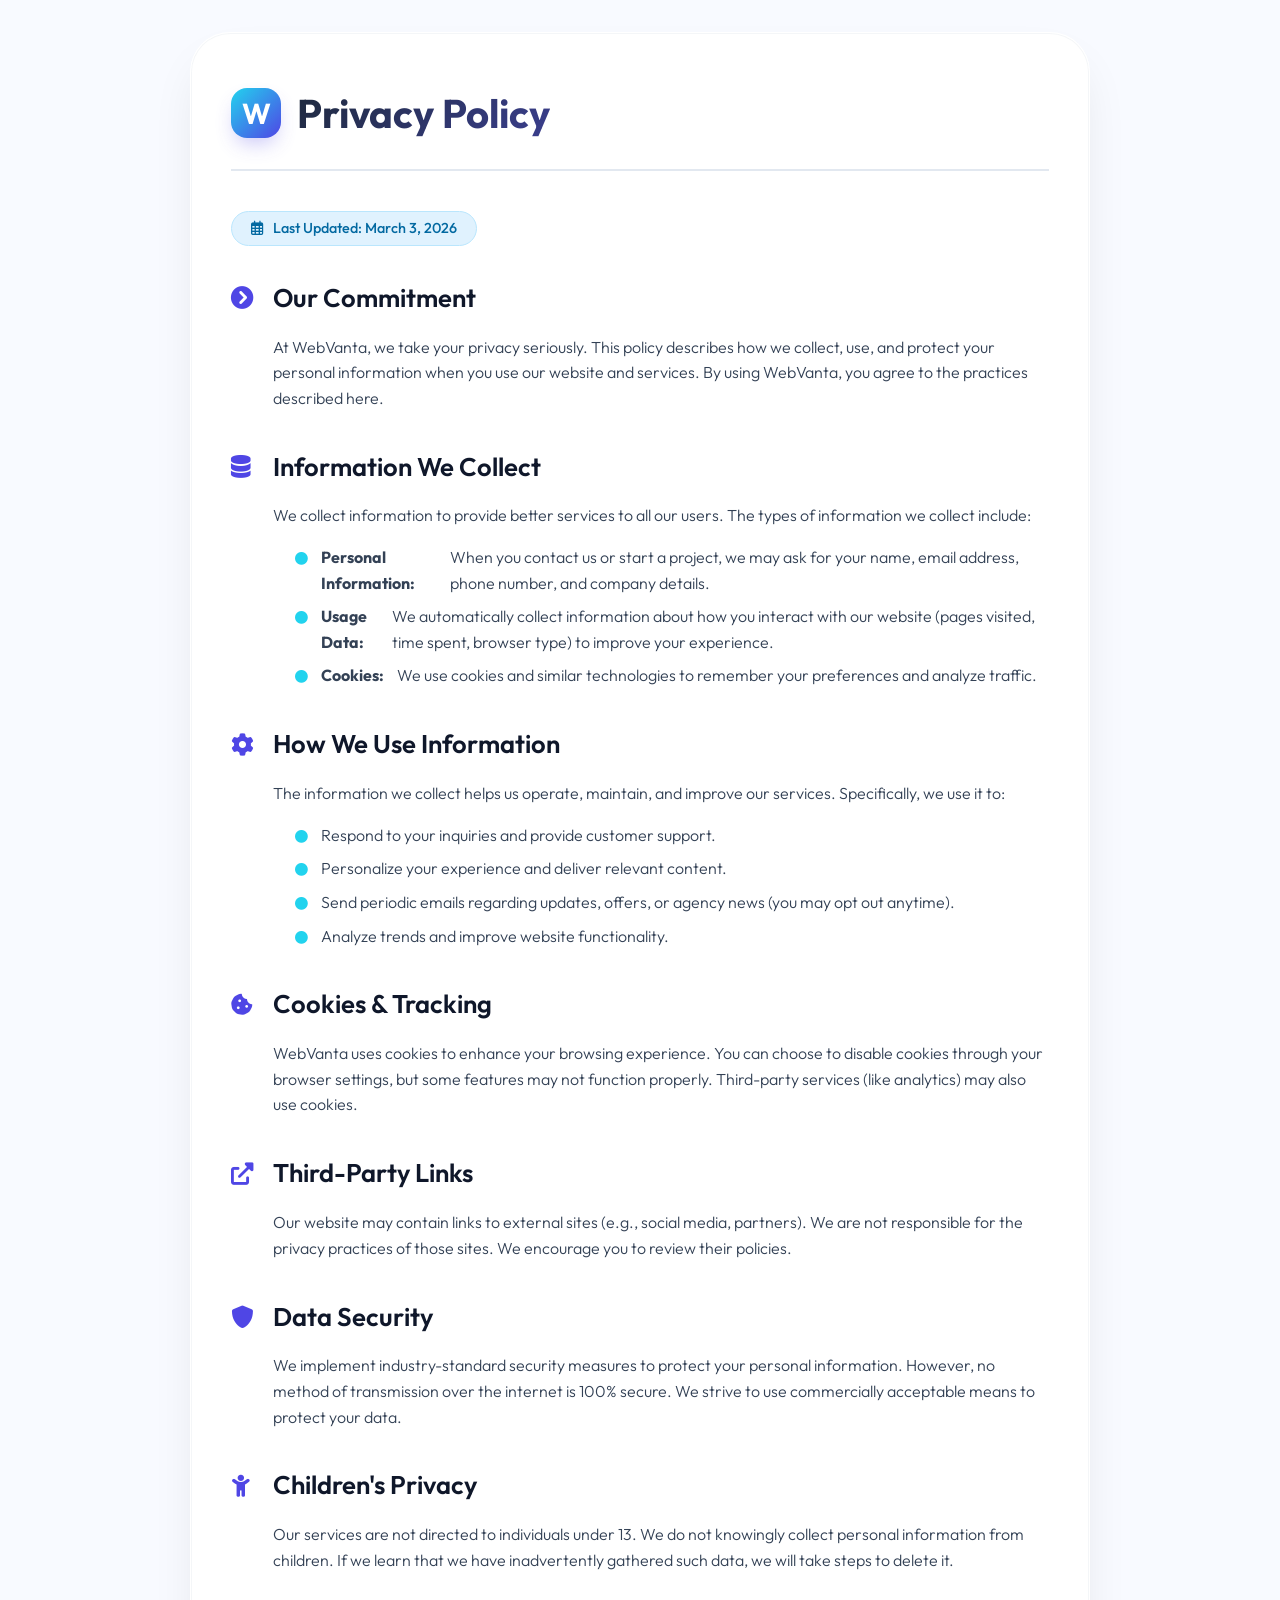
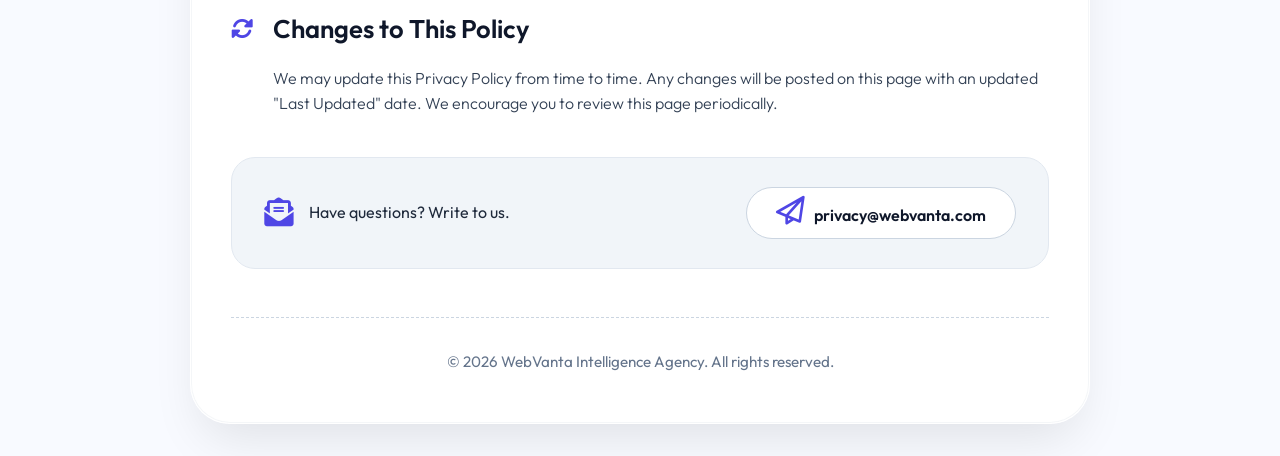
<file: public/privacy.html>
<!DOCTYPE html>
<html lang="en">
<head>
  <meta charset="UTF-8">
  <meta name="viewport" content="width=device-width, initial-scale=1.0">
  <title>Privacy Policy | WebVanta</title>
  <!-- Font Awesome 6 (free) -->
  <link rel="stylesheet" href="https://cdnjs.cloudflare.com/ajax/libs/font-awesome/6.0.0-beta3/css/all.min.css">
  <!-- Google Fonts: Outfit (clean & modern) -->
  <link href="https://fonts.googleapis.com/css2?family=Outfit:wght@300;400;500;600;700;800&display=swap" rel="stylesheet">
  <style>
    * {
      margin: 0;
      padding: 0;
      box-sizing: border-box;
    }
    body {
      font-family: 'Outfit', sans-serif;
      background: #f8faff; /* very light blue background */
      color: #1e293b;
      line-height: 1.6;
      padding: 2rem 1.5rem;
    }
    .policy-container {
      max-width: 900px;
      margin: 0 auto;
      background: rgba(255, 255, 255, 0.9);
      backdrop-filter: blur(10px);
      -webkit-backdrop-filter: blur(10px);
      border-radius: 2.5rem;
      box-shadow: 0 25px 50px -12px rgba(0, 0, 0, 0.1), 0 0 0 1px rgba(148, 163, 184, 0.1) inset;
      padding: 3rem 2.5rem;
      border: 1px solid rgba(255,255,255,0.5);
    }

    /* header with logo & title */
    .policy-header {
      display: flex;
      align-items: center;
      gap: 1rem;
      margin-bottom: 2.5rem;
      border-bottom: 2px solid #e2e8f0;
      padding-bottom: 1.5rem;
    }
    .logo-mark {
      width: 50px;
      height: 50px;
      background: linear-gradient(135deg, #22d3ee, #4f46e5);
      border-radius: 16px;
      display: flex;
      align-items: center;
      justify-content: center;
      color: white;
      font-size: 1.8rem;
      font-weight: 700;
      box-shadow: 0 10px 20px -5px rgba(79, 70, 229, 0.3);
    }
    .policy-header h1 {
      font-size: 2.5rem;
      font-weight: 700;
      background: linear-gradient(135deg, #1e293b, #3b3f8f);
      -webkit-background-clip: text;
      -webkit-text-fill-color: transparent;
      background-clip: text;
    }

    /* last updated badge */
    .updated-badge {
      display: inline-block;
      background: #e0f2fe;
      color: #0369a1;
      padding: 0.3rem 1.2rem;
      border-radius: 40px;
      font-size: 0.9rem;
      font-weight: 500;
      margin-bottom: 2rem;
      border: 1px solid #bae6fd;
    }

    /* section styling */
    .policy-section {
      margin-bottom: 2.2rem;
    }
    .policy-section h2 {
      font-size: 1.6rem;
      font-weight: 600;
      color: #0f172a;
      margin-bottom: 1rem;
      display: flex;
      align-items: center;
      gap: 0.6rem;
    }
    .policy-section h2 i {
      color: #4f46e5;
      font-size: 1.4rem;
      width: 2rem;
    }
    .policy-section p {
      color: #334155;
      font-weight: 300;
      margin-bottom: 1rem;
      padding-left: 2.6rem;
    }
    .policy-section ul {
      padding-left: 4rem;
      list-style-type: none;
      margin-bottom: 1rem;
    }
    .policy-section li {
      margin-bottom: 0.5rem;
      color: #334155;
      font-weight: 300;
      display: flex;
      align-items: baseline;
      gap: 0.8rem;
    }
    .policy-section li i {
      color: #22d3ee;
      font-size: 0.8rem;
      margin-top: 0.4rem;
    }

    /* contact box */
    .contact-box {
      background: #f1f5f9;
      border-radius: 1.5rem;
      padding: 1.8rem 2rem;
      margin-top: 2.5rem;
      border: 1px solid #e2e8f0;
      display: flex;
      flex-wrap: wrap;
      align-items: center;
      justify-content: space-between;
    }
    .contact-box p {
      font-weight: 400;
      margin: 0;
      display: flex;
      align-items: center;
      gap: 1rem;
    }
    .contact-box i {
      color: #4f46e5;
      font-size: 1.8rem;
    }
    .contact-email {
      background: white;
      padding: 0.6rem 1.8rem;
      border-radius: 60px;
      font-weight: 600;
      color: #0f172a;
      text-decoration: none;
      border: 1px solid #cbd5e1;
      transition: all 0.2s;
    }
    .contact-email:hover {
      background: #4f46e5;
      color: white;
      border-color: #4f46e5;
    }

    /* footer */
    .policy-footer {
      margin-top: 3rem;
      text-align: center;
      color: #64748b;
      font-size: 0.95rem;
      border-top: 1px dashed #cbd5e1;
      padding-top: 2rem;
    }

    /* responsive */
    @media (max-width: 640px) {
      .policy-container {
        padding: 2rem 1.5rem;
      }
      .policy-header h1 {
        font-size: 2rem;
      }
      .policy-section h2 {
        font-size: 1.4rem;
      }
      .policy-section p, .policy-section ul {
        padding-left: 1.5rem;
      }
      .contact-box {
        flex-direction: column;
        gap: 1.2rem;
        text-align: center;
      }
    }
  </style>
</head>
<body>
  <div class="policy-container">
    <!-- header with logo -->
    <div class="policy-header">
      <div class="logo-mark">W</div>
      <h1>Privacy Policy</h1>
    </div>

    <!-- last updated -->
    <div class="updated-badge">
      <i class="far fa-calendar-alt" style="margin-right: 6px;"></i> Last Updated: March 3, 2026
    </div>

    <!-- introduction -->
    <div class="policy-section">
      <h2><i class="fas fa-chevron-circle-right"></i> Our Commitment</h2>
      <p>At WebVanta, we take your privacy seriously. This policy describes how we collect, use, and protect your personal information when you use our website and services. By using WebVanta, you agree to the practices described here.</p>
    </div>

    <!-- information collection -->
    <div class="policy-section">
      <h2><i class="fas fa-database"></i> Information We Collect</h2>
      <p>We collect information to provide better services to all our users. The types of information we collect include:</p>
      <ul>
        <li><i class="fas fa-circle"></i> <strong>Personal Information:</strong> When you contact us or start a project, we may ask for your name, email address, phone number, and company details.</li>
        <li><i class="fas fa-circle"></i> <strong>Usage Data:</strong> We automatically collect information about how you interact with our website (pages visited, time spent, browser type) to improve your experience.</li>
        <li><i class="fas fa-circle"></i> <strong>Cookies:</strong> We use cookies and similar technologies to remember your preferences and analyze traffic.</li>
      </ul>
    </div>

    <!-- use of information -->
    <div class="policy-section">
      <h2><i class="fas fa-cog"></i> How We Use Information</h2>
      <p>The information we collect helps us operate, maintain, and improve our services. Specifically, we use it to:</p>
      <ul>
        <li><i class="fas fa-circle"></i> Respond to your inquiries and provide customer support.</li>
        <li><i class="fas fa-circle"></i> Personalize your experience and deliver relevant content.</li>
        <li><i class="fas fa-circle"></i> Send periodic emails regarding updates, offers, or agency news (you may opt out anytime).</li>
        <li><i class="fas fa-circle"></i> Analyze trends and improve website functionality.</li>
      </ul>
    </div>

    <!-- cookies -->
    <div class="policy-section">
      <h2><i class="fas fa-cookie-bite"></i> Cookies & Tracking</h2>
      <p>WebVanta uses cookies to enhance your browsing experience. You can choose to disable cookies through your browser settings, but some features may not function properly. Third-party services (like analytics) may also use cookies.</p>
    </div>

    <!-- third-party links -->
    <div class="policy-section">
      <h2><i class="fas fa-external-link-alt"></i> Third-Party Links</h2>
      <p>Our website may contain links to external sites (e.g., social media, partners). We are not responsible for the privacy practices of those sites. We encourage you to review their policies.</p>
    </div>

    <!-- data security -->
    <div class="policy-section">
      <h2><i class="fas fa-shield-alt"></i> Data Security</h2>
      <p>We implement industry-standard security measures to protect your personal information. However, no method of transmission over the internet is 100% secure. We strive to use commercially acceptable means to protect your data.</p>
    </div>

    <!-- children's privacy -->
    <div class="policy-section">
      <h2><i class="fas fa-child"></i> Children's Privacy</h2>
      <p>Our services are not directed to individuals under 13. We do not knowingly collect personal information from children. If we learn that we have inadvertently gathered such data, we will take steps to delete it.</p>
    </div>

    <!-- changes to policy -->
    <div class="policy-section">
      <h2><i class="fas fa-sync-alt"></i> Changes to This Policy</h2>
      <p>We may update this Privacy Policy from time to time. Any changes will be posted on this page with an updated "Last Updated" date. We encourage you to review this page periodically.</p>
    </div>

    <!-- contact information -->
    <div class="contact-box">
      <p>
        <i class="fas fa-envelope-open-text"></i>
        Have questions? Write to us.
      </p>
      <a href="mailto:privacy@webvanta.com" class="contact-email">
        <i class="far fa-paper-plane" style="margin-right: 6px;"></i> privacy@webvanta.com
      </a>
    </div>

    <!-- footer -->
    <div class="policy-footer">
      © 2026 WebVanta Intelligence Agency. All rights reserved.
    </div>
  </div>
</body>
</html>
</file>
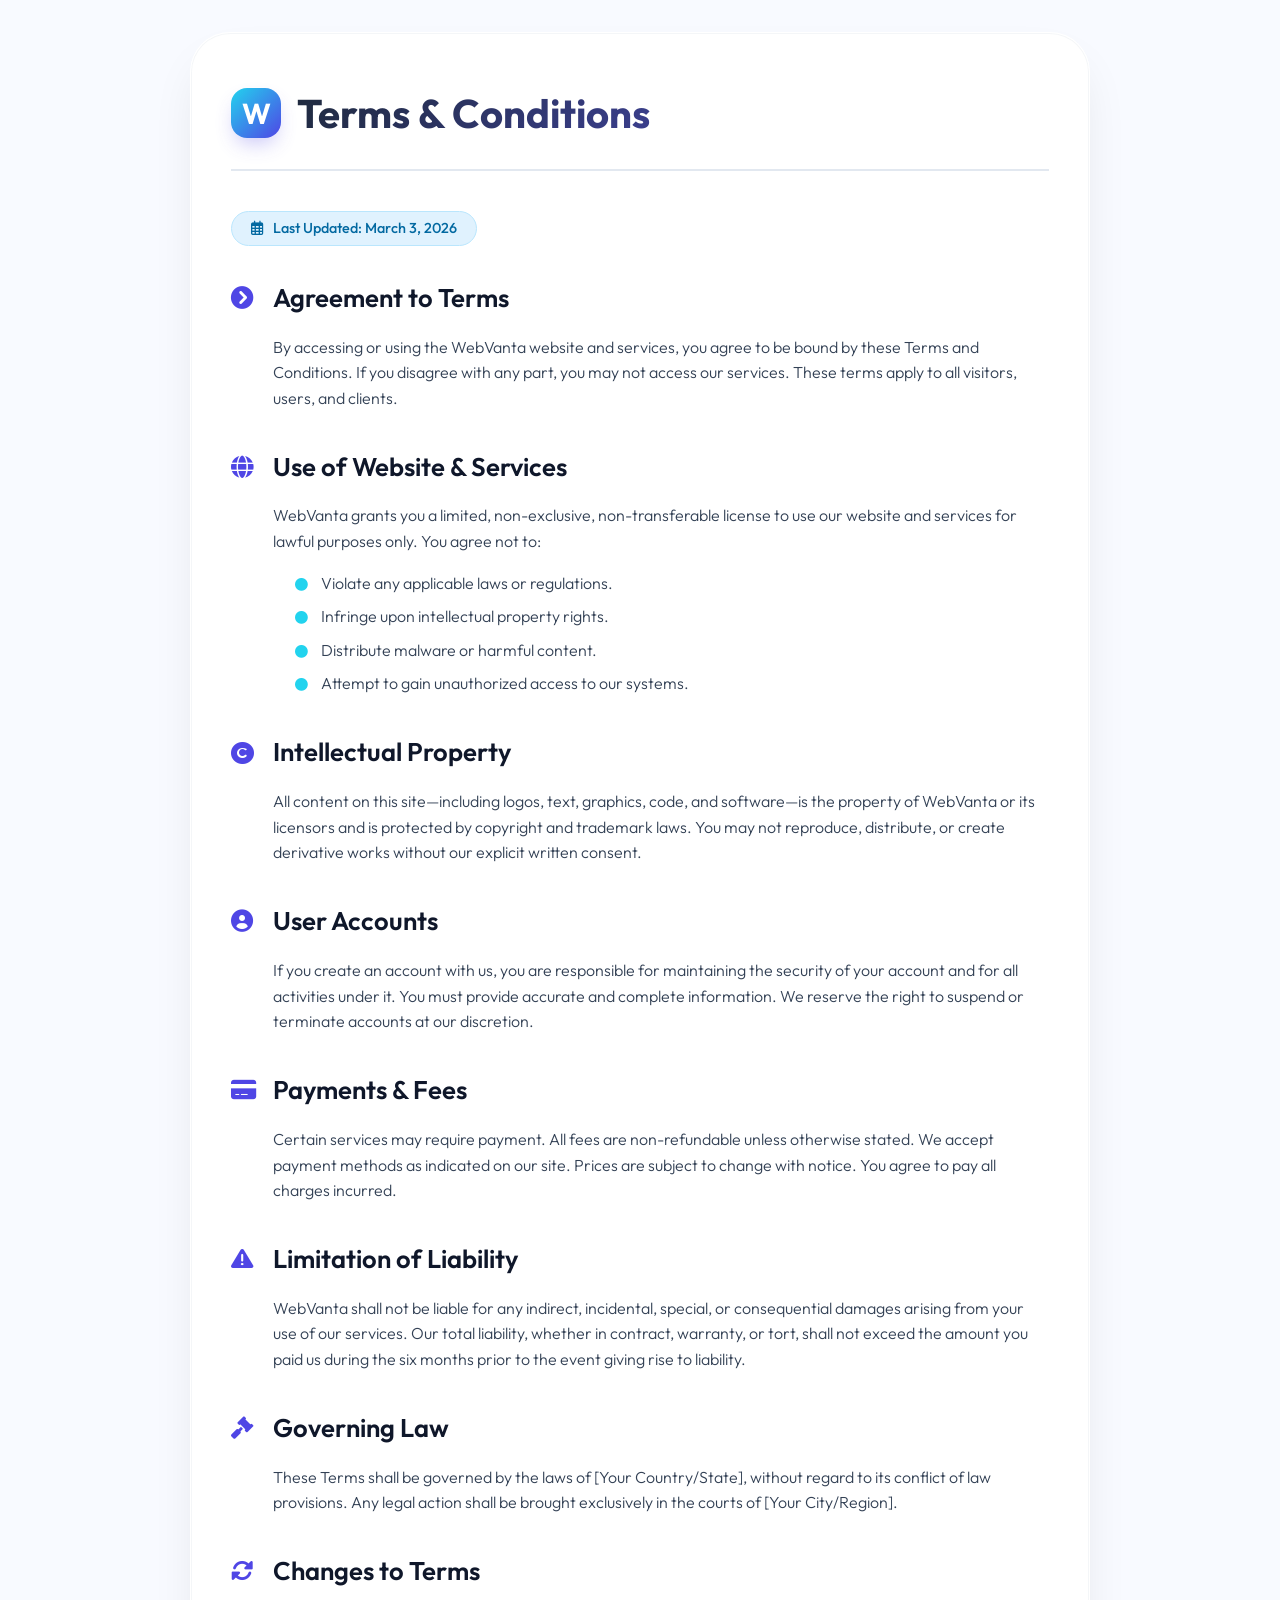
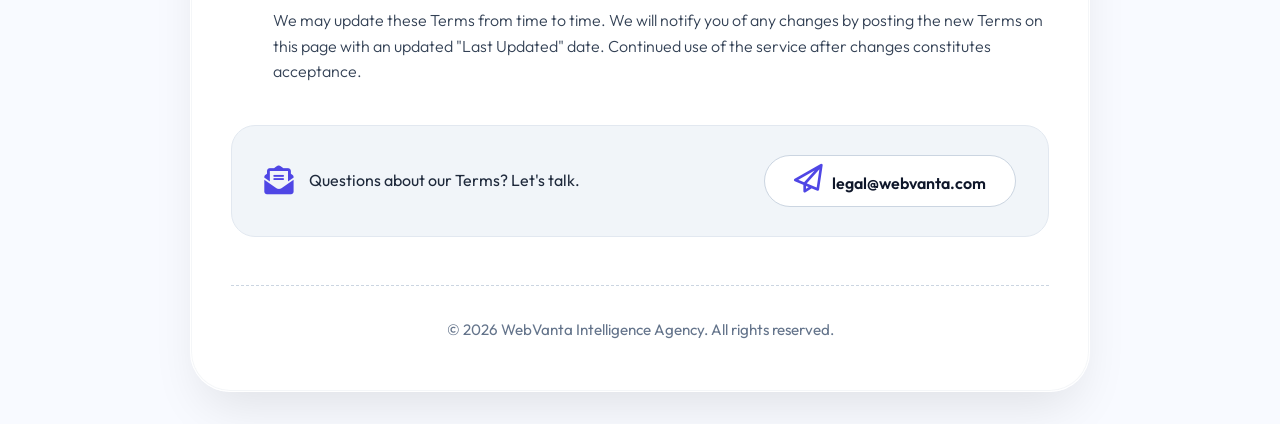
<file: public/terms.html>
<!DOCTYPE html>
<html lang="en">
<head>
  <meta charset="UTF-8">
  <meta name="viewport" content="width=device-width, initial-scale=1.0">
  <title>Terms & Conditions | WebVanta</title>
  <!-- Font Awesome 6 (free) -->
  <link rel="stylesheet" href="https://cdnjs.cloudflare.com/ajax/libs/font-awesome/6.0.0-beta3/css/all.min.css">
  <!-- Google Fonts: Outfit (clean & modern) -->
  <link href="https://fonts.googleapis.com/css2?family=Outfit:wght@300;400;500;600;700;800&display=swap" rel="stylesheet">
  <style>
    * {
      margin: 0;
      padding: 0;
      box-sizing: border-box;
    }
    body {
      font-family: 'Outfit', sans-serif;
      background: #f8faff; /* very light blue background */
      color: #1e293b;
      line-height: 1.6;
      padding: 2rem 1.5rem;
    }
    .terms-container {
      max-width: 900px;
      margin: 0 auto;
      background: rgba(255, 255, 255, 0.9);
      backdrop-filter: blur(10px);
      -webkit-backdrop-filter: blur(10px);
      border-radius: 2.5rem;
      box-shadow: 0 25px 50px -12px rgba(0, 0, 0, 0.1), 0 0 0 1px rgba(148, 163, 184, 0.1) inset;
      padding: 3rem 2.5rem;
      border: 1px solid rgba(255,255,255,0.5);
    }

    /* header with logo & title */
    .terms-header {
      display: flex;
      align-items: center;
      gap: 1rem;
      margin-bottom: 2.5rem;
      border-bottom: 2px solid #e2e8f0;
      padding-bottom: 1.5rem;
    }
    .logo-mark {
      width: 50px;
      height: 50px;
      background: linear-gradient(135deg, #22d3ee, #4f46e5);
      border-radius: 16px;
      display: flex;
      align-items: center;
      justify-content: center;
      color: white;
      font-size: 1.8rem;
      font-weight: 700;
      box-shadow: 0 10px 20px -5px rgba(79, 70, 229, 0.3);
    }
    .terms-header h1 {
      font-size: 2.5rem;
      font-weight: 700;
      background: linear-gradient(135deg, #1e293b, #3b3f8f);
      -webkit-background-clip: text;
      -webkit-text-fill-color: transparent;
      background-clip: text;
    }

    /* last updated badge */
    .updated-badge {
      display: inline-block;
      background: #e0f2fe;
      color: #0369a1;
      padding: 0.3rem 1.2rem;
      border-radius: 40px;
      font-size: 0.9rem;
      font-weight: 500;
      margin-bottom: 2rem;
      border: 1px solid #bae6fd;
    }

    /* section styling */
    .terms-section {
      margin-bottom: 2.2rem;
    }
    .terms-section h2 {
      font-size: 1.6rem;
      font-weight: 600;
      color: #0f172a;
      margin-bottom: 1rem;
      display: flex;
      align-items: center;
      gap: 0.6rem;
    }
    .terms-section h2 i {
      color: #4f46e5;
      font-size: 1.4rem;
      width: 2rem;
    }
    .terms-section p {
      color: #334155;
      font-weight: 300;
      margin-bottom: 1rem;
      padding-left: 2.6rem;
    }
    .terms-section ul {
      padding-left: 4rem;
      list-style-type: none;
      margin-bottom: 1rem;
    }
    .terms-section li {
      margin-bottom: 0.5rem;
      color: #334155;
      font-weight: 300;
      display: flex;
      align-items: baseline;
      gap: 0.8rem;
    }
    .terms-section li i {
      color: #22d3ee;
      font-size: 0.8rem;
      margin-top: 0.4rem;
    }

    /* contact box */
    .contact-box {
      background: #f1f5f9;
      border-radius: 1.5rem;
      padding: 1.8rem 2rem;
      margin-top: 2.5rem;
      border: 1px solid #e2e8f0;
      display: flex;
      flex-wrap: wrap;
      align-items: center;
      justify-content: space-between;
    }
    .contact-box p {
      font-weight: 400;
      margin: 0;
      display: flex;
      align-items: center;
      gap: 1rem;
    }
    .contact-box i {
      color: #4f46e5;
      font-size: 1.8rem;
    }
    .contact-email {
      background: white;
      padding: 0.6rem 1.8rem;
      border-radius: 60px;
      font-weight: 600;
      color: #0f172a;
      text-decoration: none;
      border: 1px solid #cbd5e1;
      transition: all 0.2s;
    }
    .contact-email:hover {
      background: #4f46e5;
      color: white;
      border-color: #4f46e5;
    }

    /* footer */
    .terms-footer {
      margin-top: 3rem;
      text-align: center;
      color: #64748b;
      font-size: 0.95rem;
      border-top: 1px dashed #cbd5e1;
      padding-top: 2rem;
    }

    /* responsive */
    @media (max-width: 640px) {
      .terms-container {
        padding: 2rem 1.5rem;
      }
      .terms-header h1 {
        font-size: 2rem;
      }
      .terms-section h2 {
        font-size: 1.4rem;
      }
      .terms-section p, .terms-section ul {
        padding-left: 1.5rem;
      }
      .contact-box {
        flex-direction: column;
        gap: 1.2rem;
        text-align: center;
      }
    }
  </style>
</head>
<body>
  <div class="terms-container">
    <!-- header with logo -->
    <div class="terms-header">
      <div class="logo-mark">W</div>
      <h1>Terms & Conditions</h1>
    </div>

    <!-- last updated -->
    <div class="updated-badge">
      <i class="far fa-calendar-alt" style="margin-right: 6px;"></i> Last Updated: March 3, 2026
    </div>

    <!-- introduction -->
    <div class="terms-section">
      <h2><i class="fas fa-chevron-circle-right"></i> Agreement to Terms</h2>
      <p>By accessing or using the WebVanta website and services, you agree to be bound by these Terms and Conditions. If you disagree with any part, you may not access our services. These terms apply to all visitors, users, and clients.</p>
    </div>

    <!-- use of website -->
    <div class="terms-section">
      <h2><i class="fas fa-globe"></i> Use of Website & Services</h2>
      <p>WebVanta grants you a limited, non-exclusive, non-transferable license to use our website and services for lawful purposes only. You agree not to:</p>
      <ul>
        <li><i class="fas fa-circle"></i> Violate any applicable laws or regulations.</li>
        <li><i class="fas fa-circle"></i> Infringe upon intellectual property rights.</li>
        <li><i class="fas fa-circle"></i> Distribute malware or harmful content.</li>
        <li><i class="fas fa-circle"></i> Attempt to gain unauthorized access to our systems.</li>
      </ul>
    </div>

    <!-- intellectual property -->
    <div class="terms-section">
      <h2><i class="fas fa-copyright"></i> Intellectual Property</h2>
      <p>All content on this site—including logos, text, graphics, code, and software—is the property of WebVanta or its licensors and is protected by copyright and trademark laws. You may not reproduce, distribute, or create derivative works without our explicit written consent.</p>
    </div>

    <!-- user accounts -->
    <div class="terms-section">
      <h2><i class="fas fa-user-circle"></i> User Accounts</h2>
      <p>If you create an account with us, you are responsible for maintaining the security of your account and for all activities under it. You must provide accurate and complete information. We reserve the right to suspend or terminate accounts at our discretion.</p>
    </div>

    <!-- payments & fees -->
    <div class="terms-section">
      <h2><i class="fas fa-credit-card"></i> Payments & Fees</h2>
      <p>Certain services may require payment. All fees are non-refundable unless otherwise stated. We accept payment methods as indicated on our site. Prices are subject to change with notice. You agree to pay all charges incurred.</p>
    </div>

    <!-- limitation of liability -->
    <div class="terms-section">
      <h2><i class="fas fa-exclamation-triangle"></i> Limitation of Liability</h2>
      <p>WebVanta shall not be liable for any indirect, incidental, special, or consequential damages arising from your use of our services. Our total liability, whether in contract, warranty, or tort, shall not exceed the amount you paid us during the six months prior to the event giving rise to liability.</p>
    </div>

    <!-- governing law -->
    <div class="terms-section">
      <h2><i class="fas fa-gavel"></i> Governing Law</h2>
      <p>These Terms shall be governed by the laws of [Your Country/State], without regard to its conflict of law provisions. Any legal action shall be brought exclusively in the courts of [Your City/Region].</p>
    </div>

    <!-- changes to terms -->
    <div class="terms-section">
      <h2><i class="fas fa-sync-alt"></i> Changes to Terms</h2>
      <p>We may update these Terms from time to time. We will notify you of any changes by posting the new Terms on this page with an updated "Last Updated" date. Continued use of the service after changes constitutes acceptance.</p>
    </div>

    <!-- contact information -->
    <div class="contact-box">
      <p>
        <i class="fas fa-envelope-open-text"></i>
        Questions about our Terms? Let's talk.
      </p>
      <a href="mailto:legal@webvanta.com" class="contact-email">
        <i class="far fa-paper-plane" style="margin-right: 6px;"></i> legal@webvanta.com
      </a>
    </div>

    <!-- footer -->
    <div class="terms-footer">
      © 2026 WebVanta Intelligence Agency. All rights reserved.
    </div>
  </div>
</body>
</html>
</file>
